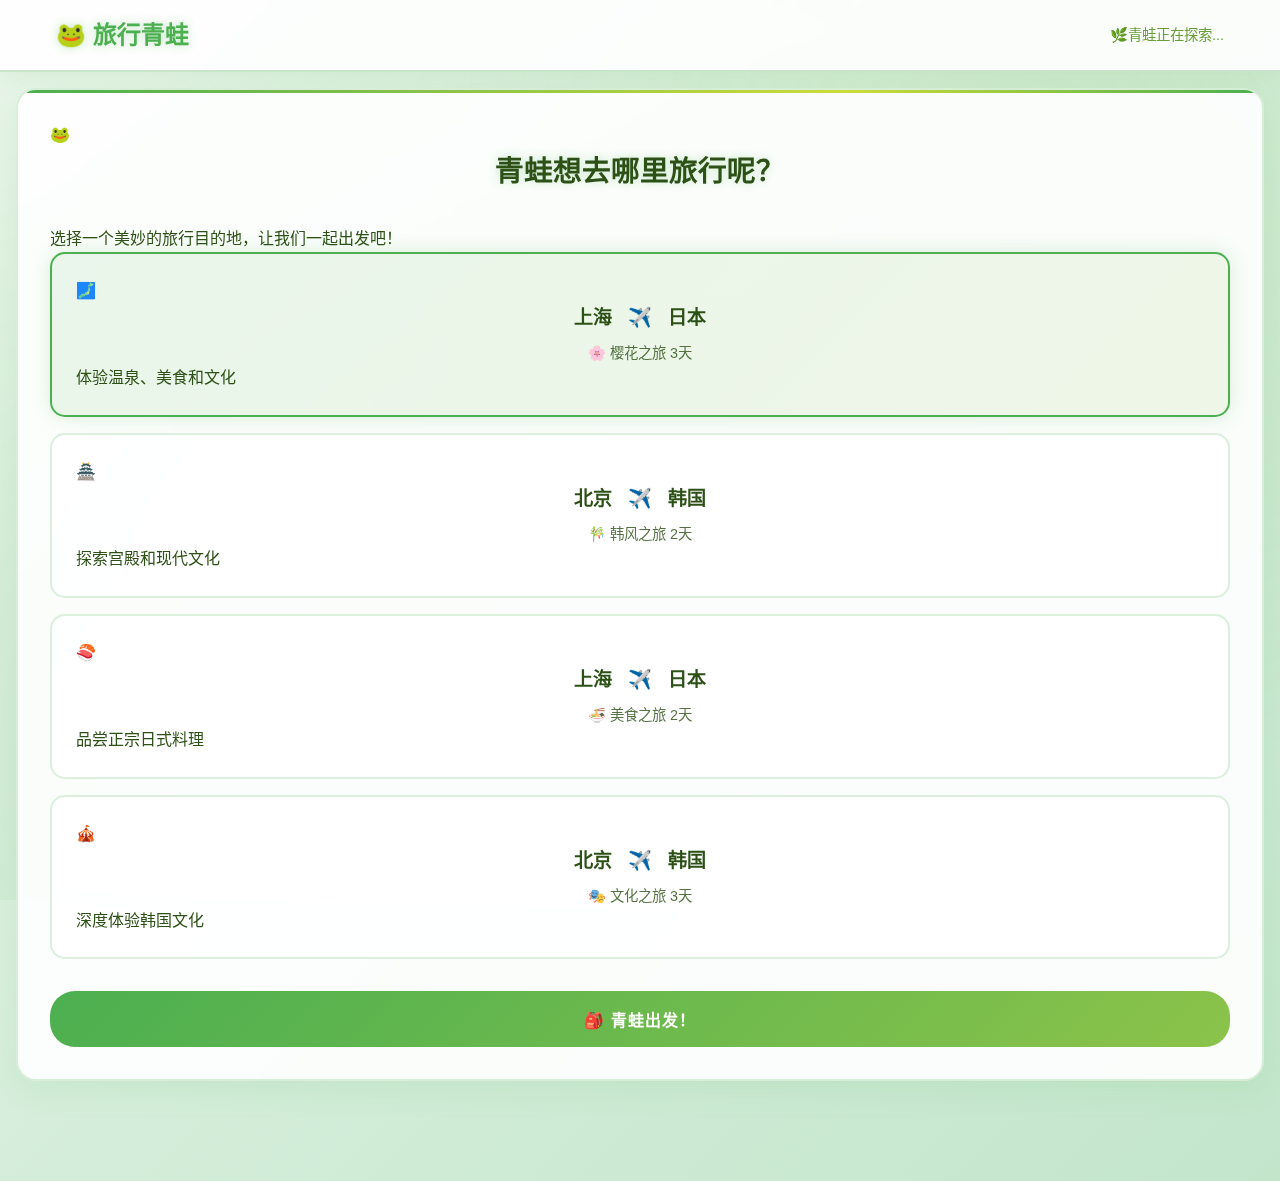
<file: index.html>
<!doctype html>
<html lang="zh-CN">
  <head>
    <meta charset="UTF-8" />
    <meta name="viewport" content="width=device-width, initial-scale=1.0" />
    <title>🐸 旅行青蛙 - 智能旅游向导</title>
    <link rel="stylesheet" href="styles.css" />
    <link
      href="https://cdnjs.cloudflare.com/ajax/libs/font-awesome/6.0.0/css/all.min.css"
      rel="stylesheet"
    />
  </head>
  <body>
    <!-- 背景装饰 -->
    <div class="background-decorations">
      <div class="lily-pad lily-pad-1"></div>
      <div class="lily-pad lily-pad-2"></div>
      <div class="lily-pad lily-pad-3"></div>
      <div class="water-ripple ripple-1"></div>
      <div class="water-ripple ripple-2"></div>
      <div class="water-ripple ripple-3"></div>
    </div>

    <!-- 顶部导航栏 -->
    <header class="header">
      <div class="header-content">
        <div class="header-left">
          <h1><span class="frog-icon">🐸</span> 旅行青蛙</h1>
          <button
            class="btn-secondary"
            id="backToHomeBtn"
            style="display: none"
          >
            <i class="fas fa-home"></i>
            回到池塘
          </button>
        </div>
        <div class="location-info" id="locationInfo">
          <span class="location-icon">🌿</span>
          <span id="currentLocation">青蛙正在探索...</span>
        </div>
      </div>
    </header>

    <!-- 主要内容区域 -->
    <main class="main-content">
      <!-- 行程选择区域 -->
      <section class="trip-selector" id="tripSelector">
        <div class="frog-greeting">
          <div class="frog-avatar">🐸</div>
          <h2>青蛙想去哪里旅行呢？</h2>
          <p class="greeting-text">
            选择一个美妙的旅行目的地，让我们一起出发吧！
          </p>
        </div>
        <div class="trip-options">
          <div class="trip-option active" data-trip="shanghai-japan-3days">
            <div class="trip-card">
              <div class="trip-emoji">🗾</div>
              <div class="trip-route">
                <span class="city">上海</span>
                <span class="travel-icon">✈️</span>
                <span class="city">日本</span>
              </div>
              <div class="trip-duration">🌸 樱花之旅 3天</div>
              <div class="trip-description">体验温泉、美食和文化</div>
            </div>
          </div>
          <div class="trip-option" data-trip="beijing-korea-2days">
            <div class="trip-card">
              <div class="trip-emoji">🏯</div>
              <div class="trip-route">
                <span class="city">北京</span>
                <span class="travel-icon">✈️</span>
                <span class="city">韩国</span>
              </div>
              <div class="trip-duration">🎋 韩风之旅 2天</div>
              <div class="trip-description">探索宫殿和现代文化</div>
            </div>
          </div>
          <div class="trip-option" data-trip="shanghai-japan-2days">
            <div class="trip-card">
              <div class="trip-emoji">🍣</div>
              <div class="trip-route">
                <span class="city">上海</span>
                <span class="travel-icon">✈️</span>
                <span class="city">日本</span>
              </div>
              <div class="trip-duration">🍜 美食之旅 2天</div>
              <div class="trip-description">品尝正宗日式料理</div>
            </div>
          </div>
          <div class="trip-option" data-trip="beijing-korea-3days">
            <div class="trip-card">
              <div class="trip-emoji">🎪</div>
              <div class="trip-route">
                <span class="city">北京</span>
                <span class="travel-icon">✈️</span>
                <span class="city">韩国</span>
              </div>
              <div class="trip-duration">🎭 文化之旅 3天</div>
              <div class="trip-description">深度体验韩国文化</div>
            </div>
          </div>
        </div>
        <button class="btn-primary" id="startTripBtn">
          <span class="btn-icon">🎒</span>
          青蛙出发！
        </button>
      </section>

      <!-- 行程时间线 -->
      <section
        class="timeline-section"
        id="timelineSection"
        style="display: none"
      >
        <div class="timeline-header">
          <div class="frog-journey-title">
            <span class="journey-frog">🐸</span>
            <h2>青蛙的旅行日记</h2>
            <span class="journey-bag">🎒</span>
          </div>
          <div class="timeline-info">
            <div class="current-time" id="currentTime"></div>
            <div class="progress-info" id="progressInfo">
              <span class="progress-icon">🌟</span>
              <span id="completedCount">0</span> /
              <span id="totalCount">0</span> 个冒险完成
            </div>
          </div>
        </div>

        <div class="timeline" id="timeline">
          <!-- 时间线内容将通过JavaScript动态生成 -->
        </div>

        <!-- 当前位置显示 -->
        <div class="current-location-card">
          <h3><span class="location-frog">🐸</span> 青蛙现在在哪里</h3>
          <div class="location-details">
            <p id="locationAddress">青蛙正在探索新地方...</p>
            <p id="locationCoordinates">坐标: 获取中...</p>
          </div>
          <button class="btn-secondary" id="refreshLocationBtn">
            <span class="refresh-icon">🔄</span> 看看周围
          </button>
        </div>
      </section>
    </main>

    <!-- 模态框 -->
    <div class="modal" id="modal">
      <div class="modal-content">
        <div class="modal-header">
          <h3 id="modalTitle">提醒</h3>
          <button class="modal-close" id="modalClose">&times;</button>
        </div>
        <div class="modal-body" id="modalBody">
          <!-- 模态框内容 -->
        </div>
        <div class="modal-footer">
          <button class="btn-primary" id="modalConfirm">确定</button>
          <button class="btn-secondary" id="modalCancel">取消</button>
        </div>
      </div>
    </div>

    <!-- 地图模态框 -->
    <div class="modal" id="mapModal">
      <div class="modal-content map-modal-content">
        <div class="modal-header">
          <h3 id="mapModalTitle">路线导航</h3>
          <button class="modal-close" id="mapModalClose">&times;</button>
        </div>
        <div class="modal-body">
          <div class="map-container" id="mapContainer">
            <!-- 地图将在这里显示 -->
            <div class="map-placeholder">
              <i class="fas fa-map"></i>
              <p>地图加载中...</p>
            </div>
          </div>
          <div class="route-info" id="routeInfo">
            <div class="route-details">
              <div class="route-item">
                <i class="fas fa-map-marker-alt"></i>
                <span id="routeOrigin">出发地</span>
              </div>
              <div class="route-item">
                <i class="fas fa-map-marker-alt"></i>
                <span id="routeDestination">目的地</span>
              </div>
            </div>
            <div class="route-actions">
              <button class="btn-primary" id="openAmapBtn">
                <i class="fas fa-external-link-alt"></i>
                打开高德地图
              </button>
            </div>
          </div>
        </div>
      </div>
    </div>

    <!-- 评论区模态框 -->
    <div class="modal" id="commentModal">
      <div class="modal-content comment-modal-content">
        <div class="modal-header">
          <h3 id="commentModalTitle">计划评论</h3>
          <button class="modal-close" id="commentModalClose">&times;</button>
        </div>
        <div class="modal-body">
          <div class="plan-info" id="commentPlanInfo">
            <!-- 计划信息将在这里显示 -->
          </div>
          <div class="comments-section">
            <div class="comments-header">
              <h4>评论区</h4>
              <div class="comments-stats">
                <span id="commentsCount">0</span> 条评论
                <span class="divider">|</span>
                <span id="averageRating">0.0</span> 分
              </div>
            </div>
            <div class="comments-list" id="commentsList">
              <!-- 评论列表将在这里显示 -->
            </div>
            <div class="comment-form">
              <div class="comment-form-header">
                <h5>分享您的体验</h5>
              </div>
              <textarea
                id="commentInput"
                placeholder="分享您的体验和感受..."
                rows="3"
              ></textarea>
              <div class="image-upload-section">
                <label for="imageUpload" class="image-upload-label">
                  <i class="fas fa-camera"></i>
                  <span>添加图片</span>
                </label>
                <input
                  type="file"
                  id="imageUpload"
                  accept="image/*"
                  multiple
                  style="display: none"
                />
                <div class="image-preview" id="imagePreview"></div>
              </div>
              <div class="comment-form-actions">
                <div class="rating-section">
                  <span>评分：</span>
                  <div class="rating-stars" id="ratingStars">
                    <i class="fas fa-star" data-rating="1"></i>
                    <i class="fas fa-star" data-rating="2"></i>
                    <i class="fas fa-star" data-rating="3"></i>
                    <i class="fas fa-star" data-rating="4"></i>
                    <i class="fas fa-star" data-rating="5"></i>
                  </div>
                  <span class="rating-text" id="ratingText"></span>
                </div>
                <button class="btn-primary" id="submitCommentBtn">
                  <i class="fas fa-paper-plane"></i>
                  发表评论
                </button>
              </div>
            </div>
          </div>
        </div>
      </div>
    </div>

    <!-- 权限请求弹窗 -->
    <div class="permission-modal" id="permissionModal">
      <div class="permission-content">
        <div class="permission-icon">
          <i class="fas fa-map-marker-alt"></i>
        </div>
        <h3>需要位置权限</h3>
        <p>为了为您提供更好的旅游体验，我们需要获取您的位置信息。</p>
        <div class="permission-buttons">
          <button class="btn-primary" id="grantPermissionBtn">允许</button>
          <button class="btn-secondary" id="denyPermissionBtn">拒绝</button>
        </div>
      </div>
    </div>

    <script src="app.js"></script>
  </body>
</html>
</file>
<file: styles.css>
/* 全局样式重置 */
* {
    margin: 0;
    padding: 0;
    box-sizing: border-box;
}

body {
    font-family: 'Hiragino Sans GB', 'Microsoft YaHei', -apple-system, BlinkMacSystemFont, 'Segoe UI', Roboto, Oxygen, Ubuntu, Cantarell, sans-serif;
    background: linear-gradient(135deg, #e8f5e8 0%, #d4edda 50%, #c3e6cb 100%);
    min-height: 100vh;
    color: #2d5016;
    line-height: 1.6;
    position: relative;
    overflow-x: hidden;
}

body::before {
    content: '';
    position: fixed;
    top: 0;
    left: 0;
    width: 100%;
    height: 100%;
    background: 
        radial-gradient(circle at 20% 80%, rgba(76, 175, 80, 0.1) 0%, transparent 50%),
        radial-gradient(circle at 80% 20%, rgba(139, 195, 74, 0.1) 0%, transparent 50%),
        radial-gradient(circle at 40% 40%, rgba(129, 199, 132, 0.1) 0%, transparent 50%);
    pointer-events: none;
    z-index: -1;
}

/* 添加旅行青蛙风格的装饰元素 */
body::after {
    content: '🌿 🍃 🌱';
    position: fixed;
    top: 20px;
    right: 20px;
    font-size: 1.5rem;
    opacity: 0.3;
    animation: float 3s ease-in-out infinite;
    pointer-events: none;
    z-index: -1;
}

/* 顶部导航栏 */
.header {
    background: rgba(255, 255, 255, 0.9);
    backdrop-filter: blur(10px);
    border-bottom: 2px solid rgba(76, 175, 80, 0.3);
    position: sticky;
    top: 0;
    z-index: 100;
    padding: 1rem 0;
    box-shadow: 0 4px 20px rgba(76, 175, 80, 0.1);
}

.header-content {
    max-width: 1200px;
    margin: 0 auto;
    padding: 0 1rem;
    display: flex;
    justify-content: space-between;
    align-items: center;
}

.header-left {
    display: flex;
    align-items: center;
    gap: 1rem;
}

.header h1 {
    color: #4caf50;
    font-size: 1.5rem;
    font-weight: 700;
    text-shadow: 0 0 10px rgba(76, 175, 80, 0.3);
}

.header h1 i {
    margin-right: 0.5rem;
}

.location-info {
    display: flex;
    align-items: center;
    font-size: 0.9rem;
    color: #689f38;
}

.location-info i {
    margin-right: 0.5rem;
    color: #4caf50;
}

/* 主要内容区域 */
.main-content {
    max-width: 100%;
    margin: 0 auto;
    padding: 1rem;
    min-height: calc(100vh - 140px - 80px); /* 减去头部和底部导航的高度 */
    padding-bottom: 100px; /* 为底部导航留出空间 */
}

/* 页面内容 */
.page-content {
    max-width: 100%;
    margin: 0 auto;
}

/* 页面头部 */
.page-header {
    display: flex;
    justify-content: space-between;
    align-items: center;
    margin-bottom: 1.5rem;
    padding: 0 0.5rem;
}

.page-header h2 {
    font-size: 1.5rem;
    font-weight: 700;
    color: #2d5016;
    margin: 0;
}

/* 行程选择区域 */
.trip-selector {
    background: rgba(255, 255, 255, 0.9);
    border-radius: 20px;
    padding: 2rem;
    box-shadow: 0 10px 30px rgba(76, 175, 80, 0.1);
    backdrop-filter: blur(10px);
    border: 2px solid rgba(76, 175, 80, 0.2);
    position: relative;
    overflow: hidden;
}

.trip-selector::before {
    content: '';
    position: absolute;
    top: 0;
    left: 0;
    right: 0;
    height: 3px;
    background: linear-gradient(90deg, #4caf50, #8bc34a, #cddc39, #4caf50);
    animation: grass 4s linear infinite;
}

@keyframes grass {
    0% { transform: translateX(-100%); }
    100% { transform: translateX(100%); }
}

.trip-selector h2 {
    text-align: center;
    margin-bottom: 2rem;
    color: #2d5016;
    font-size: 1.8rem;
    font-weight: 700;
    text-shadow: 0 0 10px rgba(76, 175, 80, 0.3);
}

.trip-options {
    display: flex;
    flex-direction: column;
    gap: 1rem;
    margin-bottom: 2rem;
}

.trip-option {
    background: rgba(255, 255, 255, 0.8);
    border: 2px solid rgba(76, 175, 80, 0.2);
    border-radius: 15px;
    padding: 1.5rem;
    cursor: pointer;
    transition: all 0.3s ease;
    position: relative;
    overflow: hidden;
}

.trip-option::before {
    content: '';
    position: absolute;
    top: 0;
    left: -100%;
    width: 100%;
    height: 100%;
    background: linear-gradient(90deg, transparent, rgba(76, 175, 80, 0.1), transparent);
    transition: left 0.5s;
}

.trip-option:hover::before {
    left: 100%;
}

.trip-option:hover {
    transform: translateY(-3px) scale(1.02);
    box-shadow: 0 8px 25px rgba(76, 175, 80, 0.2);
    border-color: #4caf50;
}

.trip-option.active {
    border-color: #4caf50;
    background: linear-gradient(135deg, rgba(76, 175, 80, 0.1) 0%, rgba(139, 195, 74, 0.1) 100%);
    color: #2d5016;
    box-shadow: 0 0 20px rgba(76, 175, 80, 0.2);
}

.trip-route {
    display: flex;
    align-items: center;
    justify-content: center;
    gap: 1rem;
    margin-bottom: 0.5rem;
    font-size: 1.2rem;
    font-weight: 600;
    color: #2d5016;
}

.trip-route i {
    color: #4caf50;
    font-size: 1.5rem;
    animation: float 2s ease-in-out infinite;
}

@keyframes float {
    0%, 100% { transform: translateY(0px); }
    50% { transform: translateY(-5px); }
}

.trip-option.active .trip-route i {
    color: #4caf50;
    animation: pulse 1s ease-in-out infinite;
}

@keyframes pulse {
    0%, 100% { transform: scale(1); }
    50% { transform: scale(1.1); }
}

.trip-duration {
    text-align: center;
    font-size: 0.9rem;
    opacity: 0.8;
}

/* 按钮样式 */
.btn-primary {
    background: linear-gradient(135deg, #4caf50 0%, #8bc34a 100%);
    color: white;
    border: none;
    padding: 1rem 2rem;
    border-radius: 25px;
    font-size: 1rem;
    font-weight: 700;
    cursor: pointer;
    transition: all 0.3s ease;
    width: 100%;
    text-transform: uppercase;
    letter-spacing: 1px;
    position: relative;
    overflow: hidden;
}

.btn-primary::before {
    content: '';
    position: absolute;
    top: 0;
    left: -100%;
    width: 100%;
    height: 100%;
    background: linear-gradient(90deg, transparent, rgba(255, 255, 255, 0.3), transparent);
    transition: left 0.5s;
}

.btn-primary:hover::before {
    left: 100%;
}

.btn-primary:hover {
    transform: translateY(-3px) scale(1.05);
    box-shadow: 0 8px 25px rgba(76, 175, 80, 0.4);
    text-shadow: 0 0 10px rgba(255, 255, 255, 0.5);
}

.btn-secondary {
    background: #f8f9fa;
    color: #667eea;
    border: 2px solid #667eea;
    padding: 0.8rem 1.5rem;
    border-radius: 20px;
    font-size: 0.9rem;
    font-weight: 600;
    cursor: pointer;
    transition: all 0.3s ease;
}

.btn-secondary:hover {
    background: #667eea;
    color: white;
}

/* 时间线区域 */
.timeline-section {
    background: rgba(255, 255, 255, 0.9);
    border-radius: 20px;
    padding: 2rem;
    box-shadow: 0 10px 30px rgba(76, 175, 80, 0.1);
    backdrop-filter: blur(10px);
    border: 2px solid rgba(76, 175, 80, 0.2);
    position: relative;
    overflow: visible;
}

.timeline-section::before {
    content: '';
    position: absolute;
    top: 0;
    left: 0;
    right: 0;
    height: 3px;
    background: linear-gradient(90deg, #4caf50, #8bc34a, #cddc39, #4caf50);
    animation: grass 4s linear infinite;
}

.timeline-header {
    display: flex;
    justify-content: space-between;
    align-items: center;
    margin-bottom: 2rem;
    padding-bottom: 1rem;
    border-bottom: 1px solid #e9ecef;
}

.timeline-info {
    display: flex;
    flex-direction: column;
    align-items: flex-end;
    gap: 0.5rem;
}

.game-progress {
    display: flex;
    flex-direction: column;
    gap: 0.5rem;
    align-items: flex-end;
}

.progress-bar {
    width: 200px;
    height: 8px;
    background: rgba(255, 255, 255, 0.2);
    border-radius: 4px;
    overflow: hidden;
    position: relative;
}

.progress-fill {
    height: 100%;
    background: linear-gradient(90deg, #4caf50, #8bc34a);
    border-radius: 4px;
    transition: width 0.5s ease;
    position: relative;
    overflow: hidden;
}

.progress-fill::after {
    content: '';
    position: absolute;
    top: 0;
    left: -100%;
    width: 100%;
    height: 100%;
    background: linear-gradient(90deg, transparent, rgba(255, 255, 255, 0.3), transparent);
    animation: shimmer 2s infinite;
}

@keyframes shimmer {
    0% { left: -100%; }
    100% { left: 100%; }
}

.progress-info {
    display: flex;
    align-items: center;
    gap: 0.5rem;
    font-size: 0.9rem;
    color: #689f38;
}

.progress-info span {
    color: #4caf50;
    font-weight: 700;
    text-shadow: 0 0 5px rgba(76, 175, 80, 0.3);
}

.timeline-header h2 {
    color: #2d5016;
    font-size: 1.8rem;
    font-weight: 700;
    text-shadow: 0 0 10px rgba(76, 175, 80, 0.3);
}

.current-time {
    background: linear-gradient(135deg, rgba(76, 175, 80, 0.2) 0%, rgba(139, 195, 74, 0.2) 100%);
    color: #2d5016;
    padding: 0.5rem 1rem;
    border-radius: 15px;
    font-size: 0.9rem;
    font-weight: 600;
    border: 1px solid rgba(76, 175, 80, 0.3);
    text-shadow: 0 0 5px rgba(76, 175, 80, 0.3);
}

/* 时间线样式 */
.timeline {
    position: relative;
    padding-left: 2rem;
}

.timeline::before {
    content: '';
    position: absolute;
    left: 1rem;
    top: 0;
    bottom: 0;
    width: 2px;
    background: #e9ecef;
}

.timeline-item {
    position: relative;
    margin-bottom: 2rem;
    background: rgba(255, 255, 255, 0.8);
    border-radius: 15px;
    padding: 1.5rem;
    border-left: 4px solid rgba(76, 175, 80, 0.3);
    transition: all 0.3s ease;
    backdrop-filter: blur(5px);
    border: 1px solid rgba(76, 175, 80, 0.1);
    overflow: visible;
    z-index: 1;
}

.timeline-item.current {
    background: linear-gradient(135deg, rgba(76, 175, 80, 0.1) 0%, rgba(139, 195, 74, 0.1) 100%);
    color: #2d5016;
    transform: scale(1.02);
    box-shadow: 0 8px 25px rgba(76, 175, 80, 0.2);
    border-left-color: #4caf50;
    animation: glow 2s ease-in-out infinite alternate;
}

@keyframes glow {
    from { box-shadow: 0 8px 25px rgba(76, 175, 80, 0.2); }
    to { box-shadow: 0 8px 35px rgba(76, 175, 80, 0.3); }
}

.timeline-item::before {
    content: '🌿';
    position: absolute;
    left: -1.5rem;
    top: 1.5rem;
    width: 12px;
    height: 12px;
    font-size: 1rem;
    display: flex;
    align-items: center;
    justify-content: center;
    animation: gentle-bounce 2s ease-in-out infinite;
}

@keyframes gentle-bounce {
    0%, 100% { transform: translateY(0px); }
    50% { transform: translateY(-3px); }
}

/* 天数标识 */
.day-badge {
    position: absolute;
    top: -10px;
    left: 20px;
    background: linear-gradient(135deg, #4caf50 0%, #8bc34a 100%);
    color: white;
    padding: 0.3rem 0.8rem;
    border-radius: 12px;
    font-size: 0.8rem;
    font-weight: 700;
    z-index: 10;
    box-shadow: 0 2px 8px rgba(76, 175, 80, 0.4);
    text-transform: uppercase;
    letter-spacing: 1px;
}

.timeline-item.current::before {
    content: '🐸';
    font-size: 1.2rem;
    animation: gentle-bounce 1s ease-in-out infinite;
}

.timeline-item.completed::before {
    content: '✅';
    font-size: 1.2rem;
    animation: gentle-bounce 2s ease-in-out infinite;
}

/* 已完成计划的特殊样式 */
.timeline-item.completed {
    opacity: 0.8;
    background: #f8f9fa;
    border-left-color: #28a745;
}

.timeline-item.completed .timeline-title {
    text-decoration: line-through;
    color: #6c757d;
}

.timeline-item.completed .timeline-description {
    color: #adb5bd;
}

.timeline-item.completed .timeline-location {
    color: #adb5bd;
}

.timeline-item.completed .timeline-type {
    opacity: 0.7;
}

.timeline-header-item {
    display: flex;
    justify-content: space-between;
    align-items: center;
    margin-bottom: 0.5rem;
}

.timeline-time {
    font-weight: 600;
    font-size: 1.1rem;
}

.timeline-type {
    display: inline-block;
    padding: 0.3rem 0.8rem;
    border-radius: 12px;
    font-size: 0.8rem;
    font-weight: 600;
    text-transform: uppercase;
}

.timeline-type.transport {
    background: #ffc107;
    color: #333;
}

.timeline-type.activity {
    background: #17a2b8;
    color: white;
}

.timeline-type.food {
    background: #fd7e14;
    color: white;
}

.timeline-type.accommodation {
    background: #6f42c1;
    color: white;
}

.timeline-title {
    font-size: 1.1rem;
    font-weight: 600;
    margin-bottom: 0.5rem;
}

.timeline-description {
    color: #666;
    margin-bottom: 1rem;
}

.timeline-item.current .timeline-description {
    color: rgba(255, 255, 255, 0.9);
}

.timeline-location {
    display: flex;
    align-items: center;
    gap: 0.5rem;
    font-size: 0.9rem;
    color: #4caf50;
}

.timeline-item.current .timeline-location {
    color: #2d5016;
}

/* 当前位置卡片 */
.current-location-card {
    background: rgba(255, 255, 255, 0.8);
    border-radius: 15px;
    padding: 1.5rem;
    margin-top: 2rem;
    border: 1px solid rgba(76, 175, 80, 0.2);
}

.current-location-card h3 {
    display: flex;
    align-items: center;
    gap: 0.5rem;
    margin-bottom: 1rem;
    color: #2d5016;
}

.location-details {
    margin-bottom: 1rem;
}

.location-details p {
    margin-bottom: 0.5rem;
    font-size: 0.9rem;
    color: #689f38;
}

/* 计划操作按钮 */
.plan-actions {
    position: absolute;
    top: 50%;
    right: 1rem;
    transform: translateY(-50%) translateX(40px);
    background: rgba(255, 255, 255, 0.95);
    backdrop-filter: blur(15px);
    border: 1px solid rgba(76, 175, 80, 0.2);
    border-radius: 20px;
    padding: 0.8rem;
    display: flex;
    flex-direction: column;
    gap: 0.5rem;
    z-index: 10000;
    opacity: 0;
    visibility: hidden;
    transition: all 0.3s cubic-bezier(0.4, 0, 0.2, 1);
    box-shadow: 0 4px 20px rgba(0, 0, 0, 0.15);
    will-change: transform, opacity;
}

.plan-actions.show {
    opacity: 1;
    visibility: visible;
    transform: translateY(-50%) translateX(0);
    transition: all 0.3s cubic-bezier(0.4, 0, 0.2, 1);
}

.plan-actions::before {
    content: '';
    position: absolute;
    top: 50%;
    right: -4px;
    width: 8px;
    height: 8px;
    background: rgba(255, 255, 255, 0.95);
    border-right: 1px solid rgba(76, 175, 80, 0.2);
    border-bottom: 1px solid rgba(76, 175, 80, 0.2);
    transform: translateY(-50%) rotate(45deg);
    z-index: -1;
}

/* 蒙版背景 */
.plan-actions-overlay {
    position: fixed;
    top: 0;
    left: 0;
    width: 100%;
    height: 100%;
    background: rgba(0, 0, 0, 0.1);
    z-index: 998;
    opacity: 0;
    visibility: hidden;
    transition: all 0.3s ease;
}

.plan-actions-overlay.show {
    opacity: 1;
    visibility: visible;
}

.plan-action-btn {
    display: flex;
    align-items: center;
    justify-content: center;
    width: 40px;
    height: 40px;
    border: none;
    border-radius: 50%;
    font-size: 1rem;
    cursor: pointer;
    transition: all 0.3s cubic-bezier(0.25, 0.46, 0.45, 0.94);
    background: rgba(255, 255, 255, 0.9);
    color: #2d5016;
    border: 1px solid rgba(76, 175, 80, 0.1);
    position: relative;
    overflow: hidden;
    box-shadow: 0 2px 8px rgba(0, 0, 0, 0.1);
}

.plan-action-btn::before {
    content: '';
    position: absolute;
    top: 0;
    left: -100%;
    width: 100%;
    height: 100%;
    background: linear-gradient(90deg, transparent, rgba(76, 175, 80, 0.08), transparent);
    transition: left 0.4s ease;
}

.plan-action-btn:hover::before {
    left: 100%;
}

.plan-action-btn:hover {
    transform: scale(1.1);
    background: rgba(255, 255, 255, 0.95);
    border-color: rgba(76, 175, 80, 0.2);
    box-shadow: 0 4px 12px rgba(76, 175, 80, 0.2);
}

.plan-action-btn.navigation {
    color: #17a2b8;
}

.plan-action-btn.navigation:hover {
    background: rgba(23, 162, 184, 0.1);
    border-color: #17a2b8;
}

.plan-action-btn.taxi {
    color: #fd7e14;
}

.plan-action-btn.taxi:hover {
    background: rgba(253, 126, 20, 0.1);
    border-color: #fd7e14;
}

.plan-action-btn.complete {
    color: #28a745;
}

.plan-action-btn.complete:hover {
    background: rgba(40, 167, 69, 0.1);
    border-color: #28a745;
}

.plan-action-btn.complete.completed {
    color: #6c757d;
    background: rgba(108, 117, 125, 0.1);
}

.plan-action-btn.complete.completed:hover {
    background: rgba(108, 117, 125, 0.2);
    border-color: #6c757d;
}

.plan-action-btn.comment {
    color: #6f42c1;
}

.plan-action-btn.comment:hover {
    background: rgba(111, 66, 193, 0.1);
    border-color: #6f42c1;
}

/* 计划状态标记 */
.plan-status {
    position: absolute;
    top: 1rem;
    right: 1rem;
    width: 20px;
    height: 20px;
    border-radius: 50%;
    border: 2px solid white;
    display: none;
}

.plan-status.next {
    background: #28a745;
    display: block;
}

.plan-status.completed {
    background: #6c757d;
    display: block;
}

/* 模态框样式 */
.modal {
    display: none;
    position: fixed;
    top: 0;
    left: 0;
    width: 100%;
    height: 100%;
    background: rgba(0, 0, 0, 0.6);
    z-index: 1000;
    backdrop-filter: blur(10px);
}

.modal-content {
    position: absolute;
    top: 50%;
    left: 50%;
    transform: translate(-50%, -50%);
    background: rgba(255, 255, 255, 0.95);
    border-radius: 20px;
    padding: 2rem;
    max-width: 90%;
    width: 400px;
    box-shadow: 0 20px 40px rgba(76, 175, 80, 0.2);
    border: 2px solid rgba(76, 175, 80, 0.2);
    backdrop-filter: blur(10px);
}

.modal-header {
    display: flex;
    justify-content: space-between;
    align-items: center;
    margin-bottom: 1.5rem;
}

.modal-header h3 {
    color: #2d5016;
    font-size: 1.3rem;
}

.modal-close {
    background: none;
    border: none;
    font-size: 1.5rem;
    cursor: pointer;
    color: #666;
    padding: 0;
    width: 30px;
    height: 30px;
    display: flex;
    align-items: center;
    justify-content: center;
    border-radius: 50%;
    transition: all 0.3s ease;
}

.modal-close:hover {
    background: #f8f9fa;
    color: #333;
}

.modal-body {
    margin-bottom: 1.5rem;
    color: #2d5016;
    line-height: 1.6;
}

.modal-footer {
    display: flex;
    gap: 1rem;
    justify-content: flex-end;
}

.modal-footer .btn-primary,
.modal-footer .btn-secondary {
    padding: 0.8rem 1.5rem;
    font-size: 0.9rem;
}

/* 地图模态框样式 */
.map-modal-content {
    width: 90%;
    max-width: 600px;
    height: 80vh;
    max-height: 600px;
}

.map-container {
    height: 300px;
    background: #f8f9fa;
    border-radius: 10px;
    margin-bottom: 1rem;
    display: flex;
    align-items: center;
    justify-content: center;
    border: 2px dashed #dee2e6;
    overflow: hidden;
}

.map-placeholder {
    text-align: center;
    color: #6c757d;
}

.map-placeholder i {
    font-size: 3rem;
    margin-bottom: 1rem;
    color: #4caf50;
}

.route-info {
    background: #f8f9fa;
    border-radius: 10px;
    padding: 1rem;
}

.route-details {
    margin-bottom: 1rem;
}

.route-item {
    display: flex;
    align-items: center;
    gap: 0.5rem;
    margin-bottom: 0.5rem;
    padding: 0.5rem;
    background: white;
    border-radius: 8px;
}

.route-item i {
    color: #4caf50;
    width: 20px;
}

.route-actions {
    display: flex;
    gap: 1rem;
}

.route-actions .btn-primary {
    flex: 1;
    display: flex;
    align-items: center;
    justify-content: center;
    gap: 0.5rem;
}

/* 评论区模态框样式 */
.comment-modal-content {
    width: 90%;
    max-width: 800px;
    height: 85vh;
    max-height: 800px;
    overflow-y: auto;
}

.comment-modal-content .modal-body {
    padding: 1.5rem;
}

.plan-info {
    background: rgba(76, 175, 80, 0.1);
    border-radius: 10px;
    padding: 1rem;
    margin-bottom: 1rem;
    border-left: 4px solid #4caf50;
}

.plan-info h4 {
    margin: 0 0 0.5rem 0;
    color: #2d5016;
}

.plan-info p {
    margin: 0.25rem 0;
    color: #689f38;
    font-size: 0.9rem;
}

.comments-header {
    display: flex;
    justify-content: space-between;
    align-items: center;
    margin-bottom: 1rem;
    padding-bottom: 0.5rem;
    border-bottom: 1px solid #e9ecef;
}

.comments-header h4 {
    margin: 0;
    color: #2d5016;
}

.comments-stats {
    font-size: 0.9rem;
    color: #689f38;
}

.comments-stats .divider {
    margin: 0 0.5rem;
    color: #dee2e6;
}

.comments-stats span {
    color: #667eea;
    font-weight: 600;
}

.comments-list {
    max-height: 350px;
    overflow-y: auto;
    margin-bottom: 1rem;
    padding-right: 0.5rem;
}

.comment-item {
    background: #f8f9fa;
    border-radius: 8px;
    padding: 1rem;
    margin-bottom: 0.5rem;
    border-left: 3px solid #667eea;
}

.comment-header {
    display: flex;
    justify-content: space-between;
    align-items: center;
    margin-bottom: 0.5rem;
}

.comment-author {
    font-weight: 600;
    color: #333;
}

.comment-time {
    font-size: 0.8rem;
    color: #6c757d;
}

.comment-rating {
    display: flex;
    align-items: center;
    gap: 0.25rem;
    margin-bottom: 0.5rem;
}

.comment-rating .fas.fa-star {
    color: #ffc107;
    font-size: 0.8rem;
}

.comment-content {
    color: #333;
    line-height: 1.5;
    margin-bottom: 0.5rem;
}

.comment-images {
    display: flex;
    flex-wrap: wrap;
    gap: 0.5rem;
    margin-top: 0.5rem;
}

.comment-image {
    width: 100px;
    height: 100px;
    border-radius: 8px;
    overflow: hidden;
    border: 1px solid #dee2e6;
    cursor: pointer;
    transition: transform 0.2s ease;
}

.comment-image:hover {
    transform: scale(1.05);
}

.comment-image img {
    width: 100%;
    height: 100%;
    object-fit: cover;
}

/* 图片模态框 */
.image-modal {
    position: fixed;
    top: 0;
    left: 0;
    width: 100%;
    height: 100%;
    background: rgba(0, 0, 0, 0.9);
    display: flex;
    align-items: center;
    justify-content: center;
    z-index: 10000;
}

.image-modal-content {
    position: relative;
    max-width: 90%;
    max-height: 90%;
}

.image-modal-content img {
    width: 100%;
    height: auto;
    border-radius: 8px;
}

.image-modal-close {
    position: absolute;
    top: -40px;
    right: 0;
    background: none;
    border: none;
    color: white;
    font-size: 1.5rem;
    cursor: pointer;
    padding: 0.5rem;
}

.image-modal-close:hover {
    color: #667eea;
}

.no-comments {
    text-align: center;
    color: #6c757d;
    padding: 2rem;
    font-style: italic;
}

/* 计划调整模态框样式 */
.late-plans-list {
    max-height: 300px;
    overflow-y: auto;
    margin: 1rem 0;
}

.late-plan-item {
    background: #f8f9fa;
    border-radius: 8px;
    padding: 0.75rem;
    margin-bottom: 0.5rem;
    border-left: 3px solid #ffc107;
}

.late-plan-item label {
    display: flex;
    align-items: center;
    gap: 0.75rem;
    cursor: pointer;
    font-size: 0.9rem;
}

.late-plan-item input[type="checkbox"] {
    margin: 0;
    cursor: pointer;
}

.plan-time {
    font-weight: 600;
    color: #4caf50;
    min-width: 50px;
    text-shadow: 0 0 5px rgba(76, 175, 80, 0.3);
}

.plan-title {
    flex: 1;
    color: #2d5016;
}

.plan-type {
    background: #4caf50;
    color: white;
    padding: 0.2rem 0.5rem;
    border-radius: 4px;
    font-size: 0.8rem;
}

.comment-form {
    border-top: 1px solid #e9ecef;
    padding-top: 1rem;
}

.comment-form-header h5 {
    margin: 0 0 1rem 0;
    color: #333;
    font-size: 1rem;
}

.image-upload-section {
    margin-bottom: 1rem;
}

.image-upload-label {
    display: inline-flex;
    align-items: center;
    gap: 0.5rem;
    padding: 0.5rem 1rem;
    background: #f8f9fa;
    border: 2px dashed #dee2e6;
    border-radius: 8px;
    cursor: pointer;
    transition: all 0.3s ease;
    color: #6c757d;
}

.image-upload-label:hover {
    border-color: #667eea;
    color: #667eea;
    background: #f0f2ff;
}

.image-preview {
    display: flex;
    flex-wrap: wrap;
    gap: 0.5rem;
    margin-top: 0.5rem;
}

.image-preview-item {
    position: relative;
    width: 80px;
    height: 80px;
    border-radius: 8px;
    overflow: hidden;
    border: 1px solid #dee2e6;
}

.image-preview-item img {
    width: 100%;
    height: 100%;
    object-fit: cover;
}

.image-preview-item .remove-image {
    position: absolute;
    top: 2px;
    right: 2px;
    width: 20px;
    height: 20px;
    background: rgba(0, 0, 0, 0.7);
    color: white;
    border: none;
    border-radius: 50%;
    cursor: pointer;
    display: flex;
    align-items: center;
    justify-content: center;
    font-size: 0.7rem;
}

.rating-text {
    font-size: 0.8rem;
    color: #6c757d;
    margin-left: 0.5rem;
}

.comment-form textarea {
    width: 100%;
    border: 1px solid #dee2e6;
    border-radius: 8px;
    padding: 0.75rem;
    font-family: inherit;
    font-size: 0.9rem;
    resize: vertical;
    margin-bottom: 1rem;
}

.comment-form textarea:focus {
    outline: none;
    border-color: #667eea;
    box-shadow: 0 0 0 2px rgba(102, 126, 234, 0.25);
}

.comment-form-actions {
    display: flex;
    justify-content: space-between;
    align-items: center;
    gap: 1rem;
    flex-wrap: wrap;
}

.comment-form-actions .btn-primary {
    min-width: 120px;
    flex-shrink: 0;
}

.rating-section {
    display: flex;
    align-items: center;
    gap: 0.5rem;
}

.rating-stars {
    display: flex;
    gap: 0.25rem;
}

.rating-stars i {
    cursor: pointer;
    color: #dee2e6;
    font-size: 1.2rem;
    transition: color 0.2s ease;
}

.rating-stars i:hover,
.rating-stars i.active {
    color: #ffc107;
}

.rating-stars i:hover ~ i {
    color: #dee2e6;
}

/* 返回首页按钮样式 */
#backToHomeBtn {
    display: flex;
    align-items: center;
    gap: 0.5rem;
    padding: 0.5rem 1rem;
    font-size: 0.9rem;
    margin-left: 1rem;
}

/* 权限请求弹窗 */
.permission-modal {
    display: none;
    position: fixed;
    top: 0;
    left: 0;
    width: 100%;
    height: 100%;
    background: rgba(0, 0, 0, 0.8);
    z-index: 2000;
    backdrop-filter: blur(10px);
}

.permission-content {
    position: absolute;
    top: 50%;
    left: 50%;
    transform: translate(-50%, -50%);
    background: white;
    border-radius: 20px;
    padding: 2rem;
    max-width: 90%;
    width: 350px;
    text-align: center;
    box-shadow: 0 20px 40px rgba(0, 0, 0, 0.3);
}

.permission-icon {
    width: 80px;
    height: 80px;
    background: linear-gradient(135deg, #4caf50 0%, #8bc34a 100%);
    border-radius: 50%;
    display: flex;
    align-items: center;
    justify-content: center;
    margin: 0 auto 1.5rem;
    box-shadow: 0 10px 20px rgba(76, 175, 80, 0.3);
}

.permission-icon i {
    font-size: 2rem;
    color: white;
}

.permission-content h3 {
    color: #2d5016;
    margin-bottom: 1rem;
    font-size: 1.3rem;
}

.permission-content p {
    color: #689f38;
    margin-bottom: 2rem;
    line-height: 1.6;
}

.permission-buttons {
    display: flex;
    gap: 1rem;
    justify-content: center;
}

.permission-buttons .btn-primary,
.permission-buttons .btn-secondary {
    padding: 0.8rem 1.5rem;
    font-size: 0.9rem;
    min-width: 100px;
}

/* 响应式设计 */
@media (max-width: 768px) {
    .main-content {
        padding: 1rem;
    }
    
    .trip-selector,
    .timeline-section {
        padding: 1.5rem;
    }
    
    .header-content {
        padding: 0 1rem;
    }
    
    .header h1 {
        font-size: 1.3rem;
    }
    
    .trip-route {
        font-size: 1rem;
    }
    
    .timeline-header {
        flex-direction: column;
        gap: 1rem;
        text-align: center;
    }
    
    .action-buttons {
        padding: 0 0.5rem;
    }
    
    .modal-content,
    .permission-content {
        width: 95%;
        padding: 1.5rem;
    }
    
    /* 移动端按钮样式 */
    .plan-actions {
        right: 0.5rem;
        padding: 0.6rem;
        transform: translateY(-50%) translateX(40px);
        transition: all 0.3s cubic-bezier(0.4, 0, 0.2, 1);
    }
    
    .plan-action-btn {
        width: 36px;
        height: 36px;
        font-size: 0.9rem;
    }
    
    .plan-actions::before {
        left: -3px;
        width: 6px;
        height: 6px;
    }
    

}

/* 动画效果 */
@keyframes fadeIn {
    from {
        opacity: 0;
        transform: translateY(20px);
    }
    to {
        opacity: 1;
        transform: translateY(0);
    }
}

.timeline-item {
    animation: fadeIn 0.5s ease-out;
}

/* 滚动条样式 */
::-webkit-scrollbar {
    width: 6px;
}

::-webkit-scrollbar-track {
    background: #f1f1f1;
    border-radius: 3px;
}

::-webkit-scrollbar-thumb {
    background: #4caf50;
    border-radius: 3px;
}

::-webkit-scrollbar-thumb:hover {
    background: #45a049;
}

/* 完成动画样式 */
.completion-animation {
    position: fixed;
    top: 0;
    left: 0;
    width: 100%;
    height: 100%;
    background: rgba(0, 0, 0, 0.8);
    display: flex;
    align-items: center;
    justify-content: center;
    z-index: 10000;
    animation: fadeInOut 3s ease-in-out;
}

@keyframes fadeInOut {
    0% { opacity: 0; }
    20% { opacity: 1; }
    80% { opacity: 1; }
    100% { opacity: 0; }
}

.completion-content {
    text-align: center;
    animation: bounceIn 0.6s ease-out;
}

@keyframes bounceIn {
    0% { transform: scale(0.3); opacity: 0; }
    50% { transform: scale(1.05); }
    70% { transform: scale(0.9); }
    100% { transform: scale(1); opacity: 1; }
}

.completion-icon {
    font-size: 4rem;
    margin-bottom: 1rem;
    animation: bounce 1s infinite;
}

@keyframes bounce {
    0%, 20%, 50%, 80%, 100% { transform: translateY(0); }
    40% { transform: translateY(-10px); }
    60% { transform: translateY(-5px); }
}

.completion-text {
    font-size: 2rem;
    font-weight: 700;
    color: #4caf50;
    margin-bottom: 0.5rem;
    text-shadow: 0 0 10px rgba(76, 175, 80, 0.5);
}

.completion-plan {
    font-size: 1.2rem;
    color: #2d5016;
    opacity: 0.9;
}

/* 打车信息样式 */
.taxi-info {
    padding: 1rem 0;
}

.taxi-route {
    display: flex;
    flex-direction: column;
    align-items: center;
    gap: 0.5rem;
    margin-bottom: 1.5rem;
    padding: 1rem;
    background: rgba(76, 175, 80, 0.05);
    border-radius: 10px;
}

.route-point {
    display: flex;
    align-items: center;
    gap: 0.5rem;
    font-size: 0.9rem;
    color: #2d5016;
}

.route-point i.start {
    color: #4caf50;
}

.route-point i.end {
    color: #fd7e14;
}

.route-arrow {
    color: #4caf50;
    font-size: 1.2rem;
    margin: 0.5rem 0;
}

.taxi-estimate {
    display: flex;
    flex-direction: column;
    gap: 0.8rem;
    margin-bottom: 1.5rem;
    padding: 1rem;
    background: rgba(255, 255, 255, 0.8);
    border-radius: 10px;
    border: 1px solid rgba(76, 175, 80, 0.1);
}

.estimate-item {
    display: flex;
    align-items: center;
    gap: 0.8rem;
    font-size: 0.9rem;
    color: #2d5016;
}

.estimate-item i {
    color: #4caf50;
    width: 16px;
}

.taxi-actions {
    display: flex;
    gap: 1rem;
    justify-content: center;
}

.taxi-actions .btn-primary,
.taxi-actions .btn-secondary {
    flex: 1;
    max-width: 150px;
    padding: 0.8rem 1rem;
    font-size: 0.9rem;
}

/* 欢迎横幅样式 */
.welcome-banner {
    background: linear-gradient(135deg, rgba(255, 255, 255, 0.9) 0%, rgba(240, 248, 255, 0.9) 100%);
    border-radius: 25px;
    padding: 3rem 2rem;
    margin-bottom: 3rem;
    box-shadow: 0 15px 40px rgba(76, 175, 80, 0.15);
    backdrop-filter: blur(15px);
    border: 2px solid rgba(76, 175, 80, 0.2);
    position: relative;
    overflow: hidden;
}

.welcome-banner::before {
    content: '';
    position: absolute;
    top: -50%;
    left: -50%;
    width: 200%;
    height: 200%;
    background: radial-gradient(circle, rgba(76, 175, 80, 0.05) 0%, transparent 70%);
    animation: rotate 20s linear infinite;
    pointer-events: none;
}

@keyframes rotate {
    from { transform: rotate(0deg); }
    to { transform: rotate(360deg); }
}

.welcome-content {
    display: grid;
    grid-template-columns: 1fr 1fr;
    gap: 3rem;
    align-items: center;
    position: relative;
    z-index: 1;
}

.welcome-title {
    display: flex;
    flex-direction: column;
    margin-bottom: 1.5rem;
}

.title-main {
    font-size: 2.5rem;
    font-weight: 800;
    color: #2d5016;
    text-shadow: 0 0 20px rgba(76, 175, 80, 0.3);
    margin-bottom: 0.5rem;
    animation: fadeInUp 1s ease-out;
}

.title-sub {
    font-size: 1.2rem;
    color: #689f38;
    font-weight: 500;
    animation: fadeInUp 1s ease-out 0.2s both;
}

.welcome-description {
    font-size: 1.1rem;
    line-height: 1.8;
    color: #4a6741;
    margin-bottom: 2rem;
    animation: fadeInUp 1s ease-out 0.4s both;
}

.welcome-stats {
    display: flex;
    gap: 2rem;
    animation: fadeInUp 1s ease-out 0.6s both;
}

.stat-item {
    text-align: center;
}

.stat-number {
    font-size: 2rem;
    font-weight: 800;
    color: #4caf50;
    text-shadow: 0 0 10px rgba(76, 175, 80, 0.3);
    animation: pulse 2s ease-in-out infinite;
}

.stat-label {
    font-size: 0.9rem;
    color: #689f38;
    margin-top: 0.5rem;
}

.welcome-actions {
    margin-top: 2rem;
    display: flex;
    flex-direction: column;
    align-items: center;
    gap: 1rem;
    animation: fadeInUp 1s ease-out 0.8s both;
}

.btn-explore {
    background: linear-gradient(135deg, #4caf50, #8bc34a);
    color: white;
    border: none;
    border-radius: 50px;
    padding: 1rem 2rem;
    font-size: 1.1rem;
    font-weight: 600;
    cursor: pointer;
    transition: all 0.3s ease;
    box-shadow: 0 8px 25px rgba(76, 175, 80, 0.3);
    position: relative;
    overflow: hidden;
    display: flex;
    align-items: center;
    gap: 0.5rem;
}

.btn-explore::before {
    content: '';
    position: absolute;
    top: 0;
    left: -100%;
    width: 100%;
    height: 100%;
    background: linear-gradient(90deg, transparent, rgba(255, 255, 255, 0.2), transparent);
    transition: left 0.5s;
}

.btn-explore:hover::before {
    left: 100%;
}

.btn-explore:hover {
    transform: translateY(-3px) scale(1.05);
    box-shadow: 0 12px 35px rgba(76, 175, 80, 0.4);
}

.btn-explore:active {
    transform: translateY(-1px) scale(1.02);
}

.scroll-hint {
    display: flex;
    flex-direction: column;
    align-items: center;
    gap: 0.5rem;
    color: #689f38;
    font-size: 0.9rem;
    opacity: 0.8;
    animation: bounce 2s ease-in-out infinite;
}

.scroll-hint i {
    font-size: 1.2rem;
    animation: float 2s ease-in-out infinite;
}

.welcome-visual {
    position: relative;
    height: 300px;
    display: flex;
    align-items: center;
    justify-content: center;
}

.floating-elements {
    position: absolute;
    width: 100%;
    height: 100%;
    pointer-events: none;
}

.floating-item {
    position: absolute;
    font-size: 2rem;
    animation: float 3s ease-in-out infinite;
    animation-delay: var(--delay);
}

.floating-item:nth-child(1) { top: 10%; left: 20%; }
.floating-item:nth-child(2) { top: 30%; right: 15%; }
.floating-item:nth-child(3) { bottom: 20%; left: 10%; }
.floating-item:nth-child(4) { bottom: 40%; right: 25%; }

.hero-image {
    position: relative;
    width: 200px;
    height: 200px;
}

.frog-character {
    font-size: 4rem;
    position: absolute;
    top: 50%;
    left: 50%;
    transform: translate(-50%, -50%);
    animation: gentle-bounce 2s ease-in-out infinite;
    z-index: 2;
}

.travel-scene {
    position: absolute;
    width: 100%;
    height: 100%;
    top: 0;
    left: 0;
}

.mountain {
    position: absolute;
    bottom: 0;
    left: 50%;
    transform: translateX(-50%);
    font-size: 3rem;
    animation: fadeInUp 1s ease-out 0.8s both;
}

.sun {
    position: absolute;
    top: 10%;
    right: 10%;
    font-size: 2rem;
    animation: rotate 10s linear infinite;
}

.clouds {
    position: absolute;
    top: 20%;
    left: 10%;
}

.clouds span {
    display: block;
    font-size: 1.5rem;
    margin-bottom: 0.5rem;
    animation: float 4s ease-in-out infinite;
}

.clouds span:nth-child(2) {
    animation-delay: 2s;
}

@keyframes fadeInUp {
    from {
        opacity: 0;
        transform: translateY(30px);
    }
    to {
        opacity: 1;
        transform: translateY(0);
    }
}

/* 特色功能区域样式 */
.features-section {
    margin-bottom: 3rem;
}

.section-title {
    text-align: center;
    font-size: 2rem;
    font-weight: 700;
    color: #2d5016;
    margin-bottom: 2rem;
    text-shadow: 0 0 15px rgba(76, 175, 80, 0.3);
}

.features-grid {
    display: grid;
    grid-template-columns: repeat(auto-fit, minmax(250px, 1fr));
    gap: 2rem;
}

.feature-card {
    background: rgba(255, 255, 255, 0.9);
    border-radius: 20px;
    padding: 2rem;
    text-align: center;
    box-shadow: 0 10px 30px rgba(76, 175, 80, 0.1);
    backdrop-filter: blur(10px);
    border: 2px solid rgba(76, 175, 80, 0.2);
    transition: all 0.3s ease;
    position: relative;
    overflow: hidden;
}

.feature-card::before {
    content: '';
    position: absolute;
    top: 0;
    left: -100%;
    width: 100%;
    height: 100%;
    background: linear-gradient(90deg, transparent, rgba(76, 175, 80, 0.1), transparent);
    transition: left 0.5s;
}

.feature-card:hover::before {
    left: 100%;
}

.feature-card:hover {
    transform: translateY(-5px) scale(1.02);
    box-shadow: 0 15px 40px rgba(76, 175, 80, 0.2);
    border-color: #4caf50;
}

.feature-icon {
    width: 80px;
    height: 80px;
    background: linear-gradient(135deg, #4caf50, #8bc34a);
    border-radius: 50%;
    display: flex;
    align-items: center;
    justify-content: center;
    margin: 0 auto 1.5rem;
    font-size: 2rem;
    color: white;
    box-shadow: 0 8px 25px rgba(76, 175, 80, 0.3);
    transition: all 0.3s ease;
}

.feature-card:hover .feature-icon {
    transform: scale(1.1) rotate(5deg);
    box-shadow: 0 12px 35px rgba(76, 175, 80, 0.4);
}

/* 特色功能卡片动画 */
.feature-card:nth-child(1) { animation: fadeInUp 0.6s ease-out 0.1s both; }
.feature-card:nth-child(2) { animation: fadeInUp 0.6s ease-out 0.2s both; }
.feature-card:nth-child(3) { animation: fadeInUp 0.6s ease-out 0.3s both; }
.feature-card:nth-child(4) { animation: fadeInUp 0.6s ease-out 0.4s both; }

/* 用户推荐卡片动画 */
.testimonial-card:nth-child(1) { animation: fadeInUp 0.6s ease-out 0.5s both; }
.testimonial-card:nth-child(2) { animation: fadeInUp 0.6s ease-out 0.6s both; }
.testimonial-card:nth-child(3) { animation: fadeInUp 0.6s ease-out 0.7s both; }

.feature-card h3 {
    font-size: 1.3rem;
    font-weight: 600;
    color: #2d5016;
    margin-bottom: 1rem;
}

.feature-card p {
    color: #4a6741;
    line-height: 1.6;
}

/* 用户推荐区域样式 */
.testimonials-section {
    margin-bottom: 3rem;
}

.testimonials-grid {
    display: grid;
    grid-template-columns: repeat(auto-fit, minmax(300px, 1fr));
    gap: 2rem;
}

.testimonial-card {
    background: rgba(255, 255, 255, 0.9);
    border-radius: 20px;
    padding: 2rem;
    box-shadow: 0 10px 30px rgba(76, 175, 80, 0.1);
    backdrop-filter: blur(10px);
    border: 2px solid rgba(76, 175, 80, 0.2);
    transition: all 0.3s ease;
    position: relative;
    overflow: hidden;
}

.testimonial-card::before {
    content: '"';
    position: absolute;
    top: 1rem;
    left: 1rem;
    font-size: 4rem;
    color: rgba(76, 175, 80, 0.2);
    font-family: serif;
    line-height: 1;
}

.testimonial-card:hover {
    transform: translateY(-3px);
    box-shadow: 0 15px 40px rgba(76, 175, 80, 0.2);
    border-color: #4caf50;
}

.testimonial-content {
    margin-bottom: 1.5rem;
    padding-left: 2rem;
}

.testimonial-content p {
    font-size: 1.1rem;
    line-height: 1.7;
    color: #4a6741;
    font-style: italic;
}

.testimonial-author {
    display: flex;
    align-items: center;
    gap: 1rem;
    padding-left: 2rem;
}

.author-avatar {
    font-size: 2rem;
    width: 50px;
    height: 50px;
    display: flex;
    align-items: center;
    justify-content: center;
    background: linear-gradient(135deg, #4caf50, #8bc34a);
    border-radius: 50%;
    color: white;
}

.author-info {
    flex: 1;
}

.author-name {
    font-weight: 600;
    color: #2d5016;
    font-size: 1rem;
}

.author-trip {
    font-size: 0.9rem;
    color: #689f38;
    margin-top: 0.2rem;
}

.testimonial-rating {
    color: #ffc107;
    font-size: 0.9rem;
}

/* 响应式设计 */
@media (max-width: 768px) {
    .welcome-content {
        grid-template-columns: 1fr;
        gap: 2rem;
        text-align: center;
    }
    
    .title-main {
        font-size: 2rem;
    }
    
    .welcome-stats {
        justify-content: center;
        gap: 1.5rem;
    }
    
    .features-grid {
        grid-template-columns: 1fr;
    }
    
    .testimonials-grid {
        grid-template-columns: 1fr;
    }
    
    .welcome-visual {
        height: 200px;
    }
    
    .frog-character {
        font-size: 3rem;
    }
    
    .mountain {
        font-size: 2rem;
    }
    
    .welcome-actions {
        margin-top: 1.5rem;
    }
    
    .btn-explore {
        padding: 0.8rem 1.5rem;
        font-size: 1rem;
    }
    
    .scroll-hint {
        font-size: 0.8rem;
    }
    
    .section-title {
        font-size: 1.5rem;
    }
    
    .feature-card,
    .testimonial-card {
        padding: 1.5rem;
    }
    
    .feature-icon {
        width: 60px;
        height: 60px;
        font-size: 1.5rem;
    }
}

/* 底部导航栏 */
.bottom-nav {
    position: fixed;
    bottom: 0;
    left: 0;
    right: 0;
    background: rgba(255, 255, 255, 0.95);
    backdrop-filter: blur(10px);
    border-top: 1px solid rgba(76, 175, 80, 0.2);
    display: flex;
    justify-content: space-around;
    align-items: center;
    padding: 0.5rem 0;
    z-index: 1000;
    box-shadow: 0 -2px 10px rgba(76, 175, 80, 0.1);
}

.nav-item {
    display: flex;
    flex-direction: column;
    align-items: center;
    gap: 0.3rem;
    padding: 0.5rem;
    border-radius: 10px;
    cursor: pointer;
    transition: all 0.3s ease;
    min-width: 60px;
}

.nav-item i {
    font-size: 1.2rem;
    color: #689f38;
    transition: all 0.3s ease;
}

.nav-item span {
    font-size: 0.8rem;
    color: #689f38;
    font-weight: 500;
    transition: all 0.3s ease;
}

.nav-item.active {
    background: rgba(76, 175, 80, 0.1);
}

.nav-item.active i,
.nav-item.active span {
    color: #4caf50;
}

.nav-item:hover {
    background: rgba(76, 175, 80, 0.05);
}

/* 蛙友圈样式 */
.moments-list {
    display: flex;
    flex-direction: column;
    gap: 1rem;
}

.moment-item {
    background: rgba(255, 255, 255, 0.9);
    border-radius: 15px;
    padding: 1rem;
    box-shadow: 0 4px 15px rgba(76, 175, 80, 0.1);
    backdrop-filter: blur(10px);
    border: 1px solid rgba(76, 175, 80, 0.1);
}

.moment-header {
    display: flex;
    align-items: center;
    gap: 0.8rem;
    margin-bottom: 0.8rem;
}

.moment-avatar {
    width: 40px;
    height: 40px;
    border-radius: 50%;
    object-fit: cover;
}

.moment-user-info {
    flex: 1;
}

.moment-username {
    font-weight: 600;
    color: #2d5016;
    font-size: 0.9rem;
}

.moment-time {
    font-size: 0.8rem;
    color: #689f38;
    margin-top: 0.2rem;
}

.moment-content {
    margin-bottom: 0.8rem;
    line-height: 1.6;
    color: #4a6741;
}

.moment-images {
    display: grid;
    grid-template-columns: repeat(auto-fit, minmax(80px, 1fr));
    gap: 0.5rem;
    margin-bottom: 0.8rem;
}

.moment-image {
    width: 100%;
    height: 80px;
    border-radius: 8px;
    object-fit: cover;
    cursor: pointer;
    transition: transform 0.3s ease;
}

.moment-image:hover {
    transform: scale(1.05);
}

.moment-actions {
    display: flex;
    gap: 1rem;
    border-top: 1px solid rgba(76, 175, 80, 0.1);
    padding-top: 0.8rem;
}

.moment-action {
    display: flex;
    align-items: center;
    gap: 0.3rem;
    color: #689f38;
    font-size: 0.8rem;
    cursor: pointer;
    transition: color 0.3s ease;
}

.moment-action:hover {
    color: #4caf50;
}

/* 热门行程样式 */
.hot-trips-list {
    display: flex;
    flex-direction: column;
    gap: 1rem;
}

.hot-trip-item {
    background: rgba(255, 255, 255, 0.9);
    border-radius: 15px;
    padding: 1rem;
    box-shadow: 0 4px 15px rgba(76, 175, 80, 0.1);
    backdrop-filter: blur(10px);
    border: 1px solid rgba(76, 175, 80, 0.1);
    cursor: pointer;
    transition: all 0.3s ease;
}

.hot-trip-item:hover {
    transform: translateY(-2px);
    box-shadow: 0 6px 20px rgba(76, 175, 80, 0.15);
}

.hot-trip-header {
    display: flex;
    align-items: center;
    gap: 0.8rem;
    margin-bottom: 0.8rem;
}

.hot-trip-route {
    flex: 1;
    display: flex;
    align-items: center;
    gap: 0.5rem;
    font-weight: 600;
    color: #2d5016;
}

.hot-trip-stats {
    display: flex;
    gap: 1rem;
    font-size: 0.8rem;
    color: #689f38;
}

.hot-trip-description {
    color: #4a6741;
    font-size: 0.9rem;
    line-height: 1.5;
}

/* 我的行程样式 */
.trips-tabs {
    display: flex;
    background: rgba(255, 255, 255, 0.8);
    border-radius: 10px;
    padding: 0.3rem;
    margin-bottom: 1rem;
}

.tab-btn {
    flex: 1;
    padding: 0.8rem;
    border: none;
    background: transparent;
    border-radius: 8px;
    color: #689f38;
    font-weight: 500;
    cursor: pointer;
    transition: all 0.3s ease;
}

.tab-btn.active {
    background: #4caf50;
    color: white;
}

.tab-content {
    display: none;
}

.tab-content.active {
    display: block;
}

.trip-item {
    background: rgba(255, 255, 255, 0.9);
    border-radius: 15px;
    padding: 1rem;
    margin-bottom: 1rem;
    box-shadow: 0 4px 15px rgba(76, 175, 80, 0.1);
    backdrop-filter: blur(10px);
    border: 1px solid rgba(76, 175, 80, 0.1);
}

.trip-item-header {
    display: flex;
    justify-content: space-between;
    align-items: center;
    margin-bottom: 0.8rem;
}

.trip-route {
    font-weight: 600;
    color: #2d5016;
}

.trip-status {
    padding: 0.3rem 0.8rem;
    border-radius: 20px;
    font-size: 0.8rem;
    font-weight: 500;
}

.trip-status.ongoing {
    background: rgba(76, 175, 80, 0.1);
    color: #4caf50;
}

.trip-status.completed {
    background: rgba(156, 39, 176, 0.1);
    color: #9c27b0;
}

.trip-progress {
    margin-bottom: 0.8rem;
}

.progress-bar {
    width: 100%;
    height: 6px;
    background: rgba(76, 175, 80, 0.2);
    border-radius: 3px;
    overflow: hidden;
}

.progress-fill {
    height: 100%;
    background: linear-gradient(90deg, #4caf50, #8bc34a);
    border-radius: 3px;
    transition: width 0.3s ease;
}

.trip-info {
    display: flex;
    justify-content: space-between;
    font-size: 0.8rem;
    color: #689f38;
}

/* 我的页面样式 */
.profile-header {
    background: linear-gradient(135deg, rgba(255, 255, 255, 0.9) 0%, rgba(240, 248, 255, 0.9) 100%);
    border-radius: 20px;
    padding: 2rem 1.5rem;
    margin-bottom: 1.5rem;
    box-shadow: 0 8px 25px rgba(76, 175, 80, 0.1);
    backdrop-filter: blur(10px);
    border: 1px solid rgba(76, 175, 80, 0.2);
    text-align: center;
}

.profile-avatar {
    position: relative;
    display: inline-block;
    margin-bottom: 1rem;
}

.profile-avatar img {
    width: 80px;
    height: 80px;
    border-radius: 50%;
    object-fit: cover;
    border: 3px solid rgba(76, 175, 80, 0.3);
}

.avatar-edit {
    position: absolute;
    bottom: 0;
    right: 0;
    width: 25px;
    height: 25px;
    background: #4caf50;
    border-radius: 50%;
    display: flex;
    align-items: center;
    justify-content: center;
    color: white;
    font-size: 0.8rem;
    cursor: pointer;
    transition: all 0.3s ease;
}

.avatar-edit:hover {
    transform: scale(1.1);
}

.profile-name {
    font-size: 1.3rem;
    font-weight: 700;
    color: #2d5016;
    margin-bottom: 0.5rem;
}

.profile-bio {
    color: #689f38;
    font-size: 0.9rem;
    margin-bottom: 1.5rem;
    line-height: 1.5;
}

.profile-stats {
    display: flex;
    justify-content: space-around;
    gap: 1rem;
}

.stat {
    text-align: center;
}

.stat-number {
    display: block;
    font-size: 1.2rem;
    font-weight: 700;
    color: #4caf50;
}

.stat-label {
    font-size: 0.8rem;
    color: #689f38;
    margin-top: 0.2rem;
}

.profile-menu {
    background: rgba(255, 255, 255, 0.9);
    border-radius: 15px;
    overflow: hidden;
    box-shadow: 0 4px 15px rgba(76, 175, 80, 0.1);
    backdrop-filter: blur(10px);
    border: 1px solid rgba(76, 175, 80, 0.1);
}

.menu-item {
    display: flex;
    align-items: center;
    padding: 1rem 1.5rem;
    border-bottom: 1px solid rgba(76, 175, 80, 0.1);
    cursor: pointer;
    transition: background-color 0.3s ease;
}

.menu-item:last-child {
    border-bottom: none;
}

.menu-item:hover {
    background: rgba(76, 175, 80, 0.05);
}

.menu-item i:first-child {
    width: 20px;
    margin-right: 1rem;
    color: #4caf50;
}

.menu-item span {
    flex: 1;
    color: #2d5016;
    font-weight: 500;
}

.menu-item i:last-child {
    color: #689f38;
    font-size: 0.8rem;
}

/* 表单样式 */
.edit-form {
    display: flex;
    flex-direction: column;
    gap: 1.5rem;
}

.form-group {
    display: flex;
    flex-direction: column;
    gap: 0.5rem;
}

.form-group label {
    font-weight: 600;
    color: #2d5016;
    font-size: 0.9rem;
}

.form-group input,
.form-group textarea {
    padding: 0.8rem;
    border: 1px solid rgba(76, 175, 80, 0.3);
    border-radius: 8px;
    font-size: 0.9rem;
    color: #2d5016;
    background: rgba(255, 255, 255, 0.9);
    transition: border-color 0.3s ease;
}

.form-group input:focus,
.form-group textarea:focus {
    outline: none;
    border-color: #4caf50;
    box-shadow: 0 0 0 3px rgba(76, 175, 80, 0.1);
}

.avatar-upload {
    display: flex;
    gap: 1rem;
    align-items: center;
}

/* 发布动态样式 */
.post-form {
    display: flex;
    flex-direction: column;
    gap: 1rem;
}

.post-form textarea {
    width: 100%;
    padding: 1rem;
    border: 1px solid rgba(76, 175, 80, 0.3);
    border-radius: 10px;
    font-size: 0.9rem;
    color: #2d5016;
    background: rgba(255, 255, 255, 0.9);
    resize: vertical;
    min-height: 100px;
    transition: border-color 0.3s ease;
}

.post-form textarea:focus {
    outline: none;
    border-color: #4caf50;
    box-shadow: 0 0 0 3px rgba(76, 175, 80, 0.1);
}

/* 响应式设计补充 */
@media (max-width: 768px) {
    .main-content {
        padding: 0.5rem;
        padding-bottom: 90px;
    }
    
    .page-header {
        padding: 0 0.3rem;
    }
    
    .page-header h2 {
        font-size: 1.3rem;
    }
    
    .bottom-nav {
        padding: 0.3rem 0;
    }
    
    .nav-item {
        padding: 0.3rem;
        min-width: 50px;
    }
    
    .nav-item i {
        font-size: 1rem;
    }
    
    .nav-item span {
        font-size: 0.7rem;
    }
    
    .profile-header {
        padding: 1.5rem 1rem;
    }
    
    .profile-avatar img {
        width: 70px;
        height: 70px;
    }
    
    .profile-stats {
        gap: 0.5rem;
    }
    
    .menu-item {
        padding: 0.8rem 1rem;
    }
}
</file>
